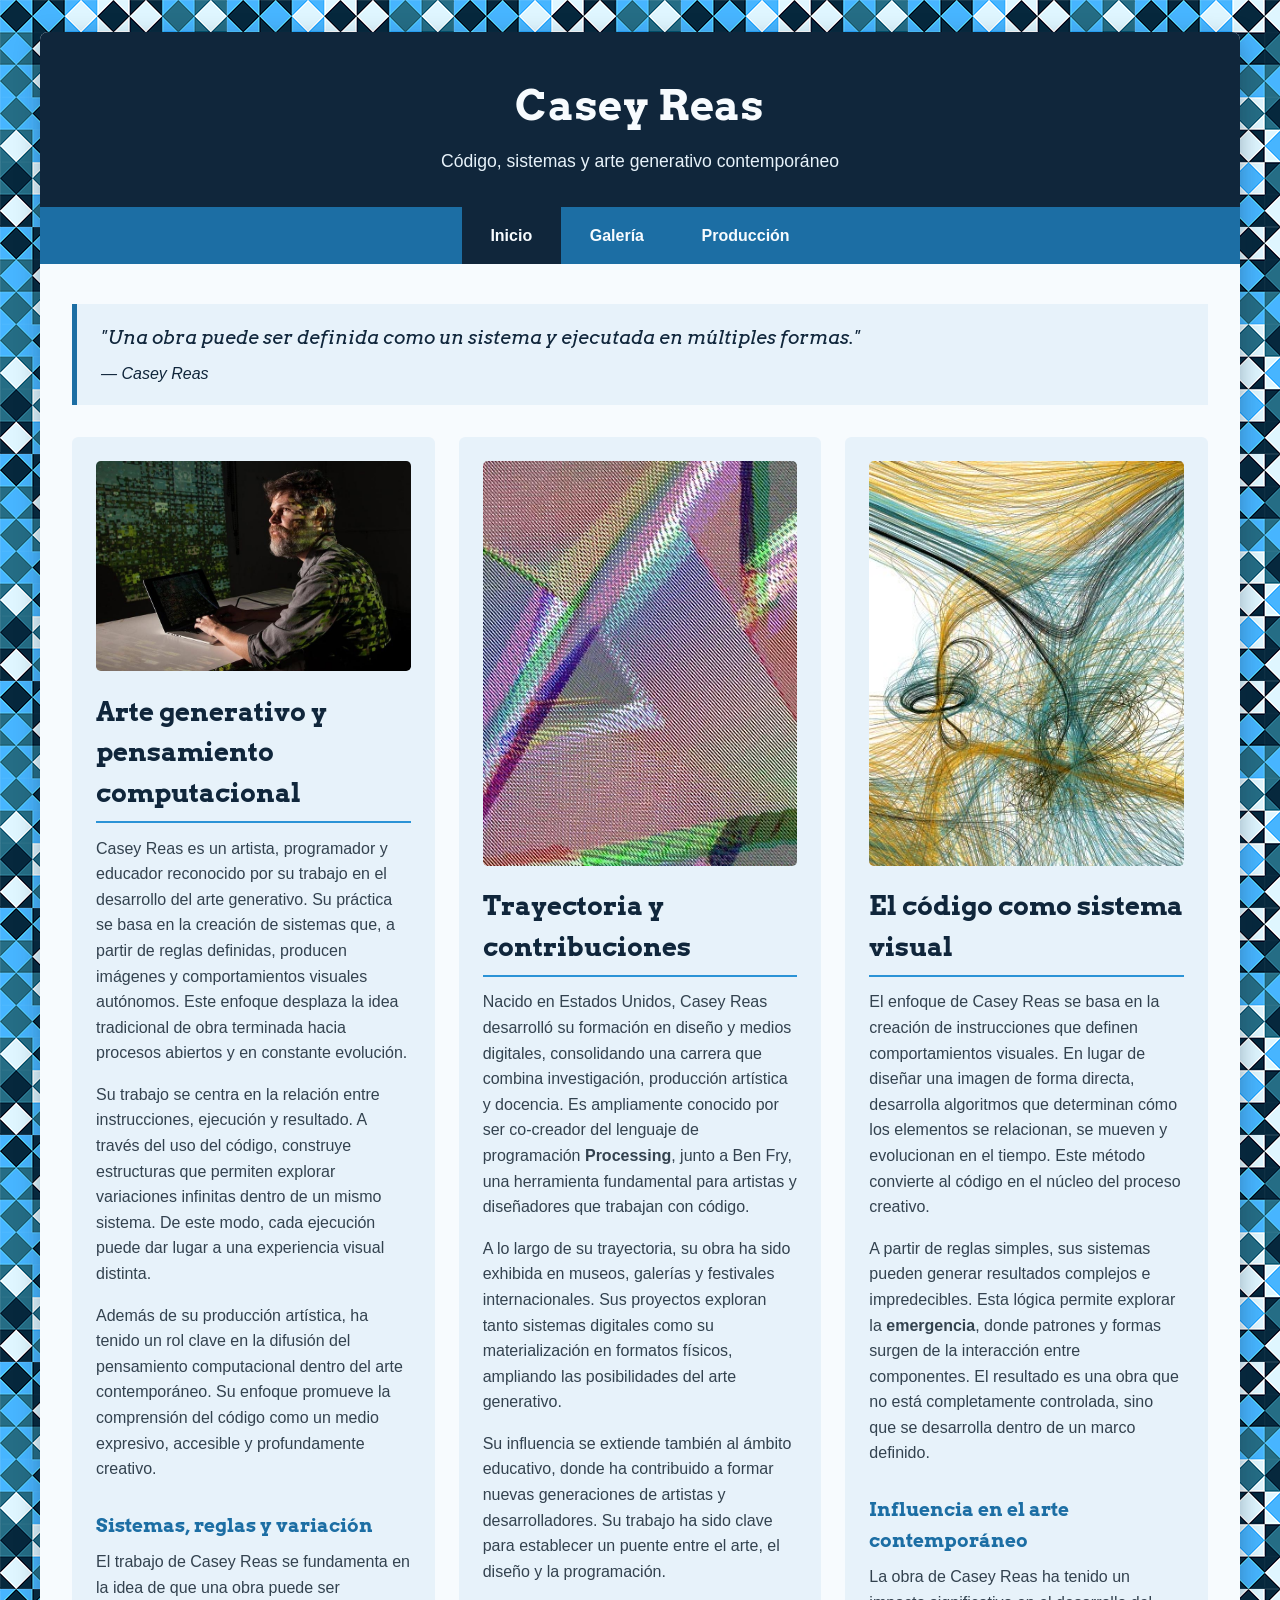
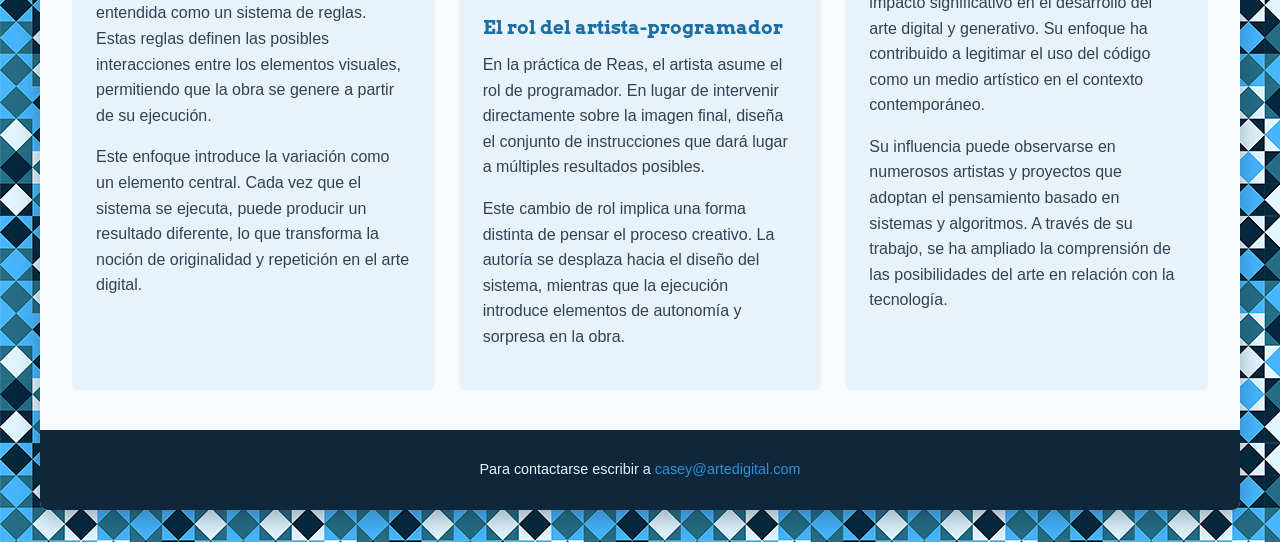
<file: index.html>
<!DOCTYPE html>
<html lang="es">

<head>
    <meta charset="UTF-8">
    <meta name="viewport" content="width=device-width, initial-scale=1.0">
    <title>Casey Reas | Inicio</title>

    <link rel="preconnect" href="https://fonts.googleapis.com">
    <link rel="preconnect" href="https://fonts.gstatic.com" crossorigin>
    <link href="https://fonts.googleapis.com/css2?family=Arvo:wght@400;700&display=swap" rel="stylesheet">

    <link rel="stylesheet" href="estilos/estilo.css">
</head>

<body>
    <div class="contenedor">

        <header>
            <h1 class="logo">Casey Reas</h1>
            <p class="subtitulo">Código, sistemas y arte generativo contemporáneo</p>
        </header>

        <nav>
            <ul>
                <li><a href="index.html" class="activo">Inicio</a></li>
                <li><a href="galeria.html">Galería</a></li>
                <li><a href="produccion.html">Producción</a></li>
            </ul>
        </nav>

        <main>

            <blockquote class="cita">
                <span class="destacado">"Una obra puede ser definida como un sistema y ejecutada en múltiples
                    formas."</span>
                — Casey Reas
            </blockquote>

            <div class="columnas">

                <section class="columna">
                    <article>
                        <img src="img/reas.jpg" alt="Casey Reas trabajando en una obra">
                        <h2>Arte generativo y pensamiento computacional</h2>
                        <p>Casey Reas es un artista, programador y educador reconocido por su trabajo en el
                            desarrollo del arte generativo. Su práctica se basa en la creación de sistemas que, a
                            partir de reglas definidas, producen imágenes y comportamientos visuales autónomos. Este
                            enfoque desplaza la idea tradicional de obra terminada hacia procesos abiertos y en
                            constante evolución.</p>
                        <p>Su trabajo se centra en la relación entre instrucciones, ejecución y resultado. A través del
                            uso del código, construye estructuras que permiten explorar variaciones infinitas dentro de
                            un mismo sistema. De este modo, cada ejecución puede dar lugar a una experiencia visual
                            distinta.</p>
                         <p>Además de su producción artística, 
                            ha tenido un rol clave en la difusión del pensamiento computacional dentro del arte contemporáneo. 
                            Su enfoque promueve la comprensión del código como un medio expresivo, accesible y profundamente creativo.
                        </p>
                    </article>

                    <article>
                        <h3>Sistemas, reglas y variación</h3>
                        <p>El trabajo de Casey Reas se fundamenta en la idea de que una obra puede ser entendida como un
                            sistema de reglas. Estas reglas definen las posibles interacciones entre los elementos
                            visuales, permitiendo que la obra se genere a partir de su ejecución.</p>
                        <p>Este enfoque introduce la variación como un elemento central. Cada vez que el sistema se
                            ejecuta, puede producir un resultado diferente, lo que transforma la noción de originalidad y
                            repetición en el arte digital.</p>
                    </article>
                </section>

                <section class="columna">
                    <article>
                        <img src="img/reas-1.jpg" alt="Obra generativa de Casey Reas">
                        <h2>Trayectoria y contribuciones</h2>
                        <p>Nacido en Estados Unidos, Casey Reas desarrolló su formación en diseño y medios digitales,
                            consolidando una carrera que combina investigación, producción artística y docencia. Es
                            ampliamente conocido por ser co-creador del lenguaje de programación <strong>Processing</strong>,
                            junto a Ben Fry, una herramienta fundamental para artistas y diseñadores que trabajan con
                            código.</p>
                        <p>A lo largo de su trayectoria, su obra ha sido exhibida en museos, galerías y festivales
                            internacionales. Sus proyectos exploran tanto sistemas digitales como su materialización en
                            formatos físicos, ampliando las posibilidades del arte generativo.</p>
                        <p>Su influencia se extiende también al ámbito educativo, donde ha contribuido a formar nuevas
                            generaciones de artistas y desarrolladores. Su trabajo ha sido clave para establecer un
                            puente entre el arte, el diseño y la programación.</p>
                    </article>

                    <article>
                        <h3>El rol del artista-programador</h3>
                        <p>En la práctica de Reas, el artista asume el rol de programador. En lugar de intervenir
                            directamente sobre la imagen final, diseña el conjunto de instrucciones que dará lugar a
                            múltiples resultados posibles.</p>
                        <p>Este cambio de rol implica una forma distinta de pensar el proceso creativo. La autoría se
                            desplaza hacia el diseño del sistema, mientras que la ejecución introduce elementos de
                            autonomía y sorpresa en la obra.</p>
                    </article>
                </section>

                <section class="columna">
                    <article>
                        <img src="img/reas-2.jpg" alt="Obra generativa de Casey Reas">
                        <h2>El código como sistema visual</h2>
                        <p>El enfoque de Casey Reas se basa en la creación de instrucciones que definen comportamientos
                            visuales. En lugar de diseñar una imagen de forma directa, desarrolla algoritmos que
                            determinan cómo los elementos se relacionan, se mueven y evolucionan en el tiempo. Este
                            método convierte al código en el núcleo del proceso creativo.</p>
                        <p>A partir de reglas simples, sus sistemas pueden generar resultados complejos e impredecibles.
                            Esta lógica permite explorar la <strong>emergencia</strong>, donde patrones y formas surgen
                            de la interacción entre componentes. El resultado es una obra que no está completamente
                            controlada, sino que se desarrolla dentro de un marco definido.</p>
                    </article>

                    <article>
                        <h3>Influencia en el arte contemporáneo</h3>
                        <p>La obra de Casey Reas ha tenido un impacto significativo en el desarrollo del arte digital y
                            generativo. Su enfoque ha contribuido a legitimar el uso del código como un medio artístico
                            en el contexto contemporáneo.</p>
                        <p>Su influencia puede observarse en numerosos artistas y proyectos que adoptan el pensamiento
                            basado en sistemas y algoritmos. A través de su trabajo, se ha ampliado la comprensión de las
                            posibilidades del arte en relación con la tecnología.</p>
                    </article>
                </section>

            </div>
        </main>

        <footer>
            <p>Para contactarse escribir a
                <a href="mailto:casey@artedigital.com">casey@artedigital.com</a>
            </p>
        </footer>

    </div>
</body>

</html>
</file>
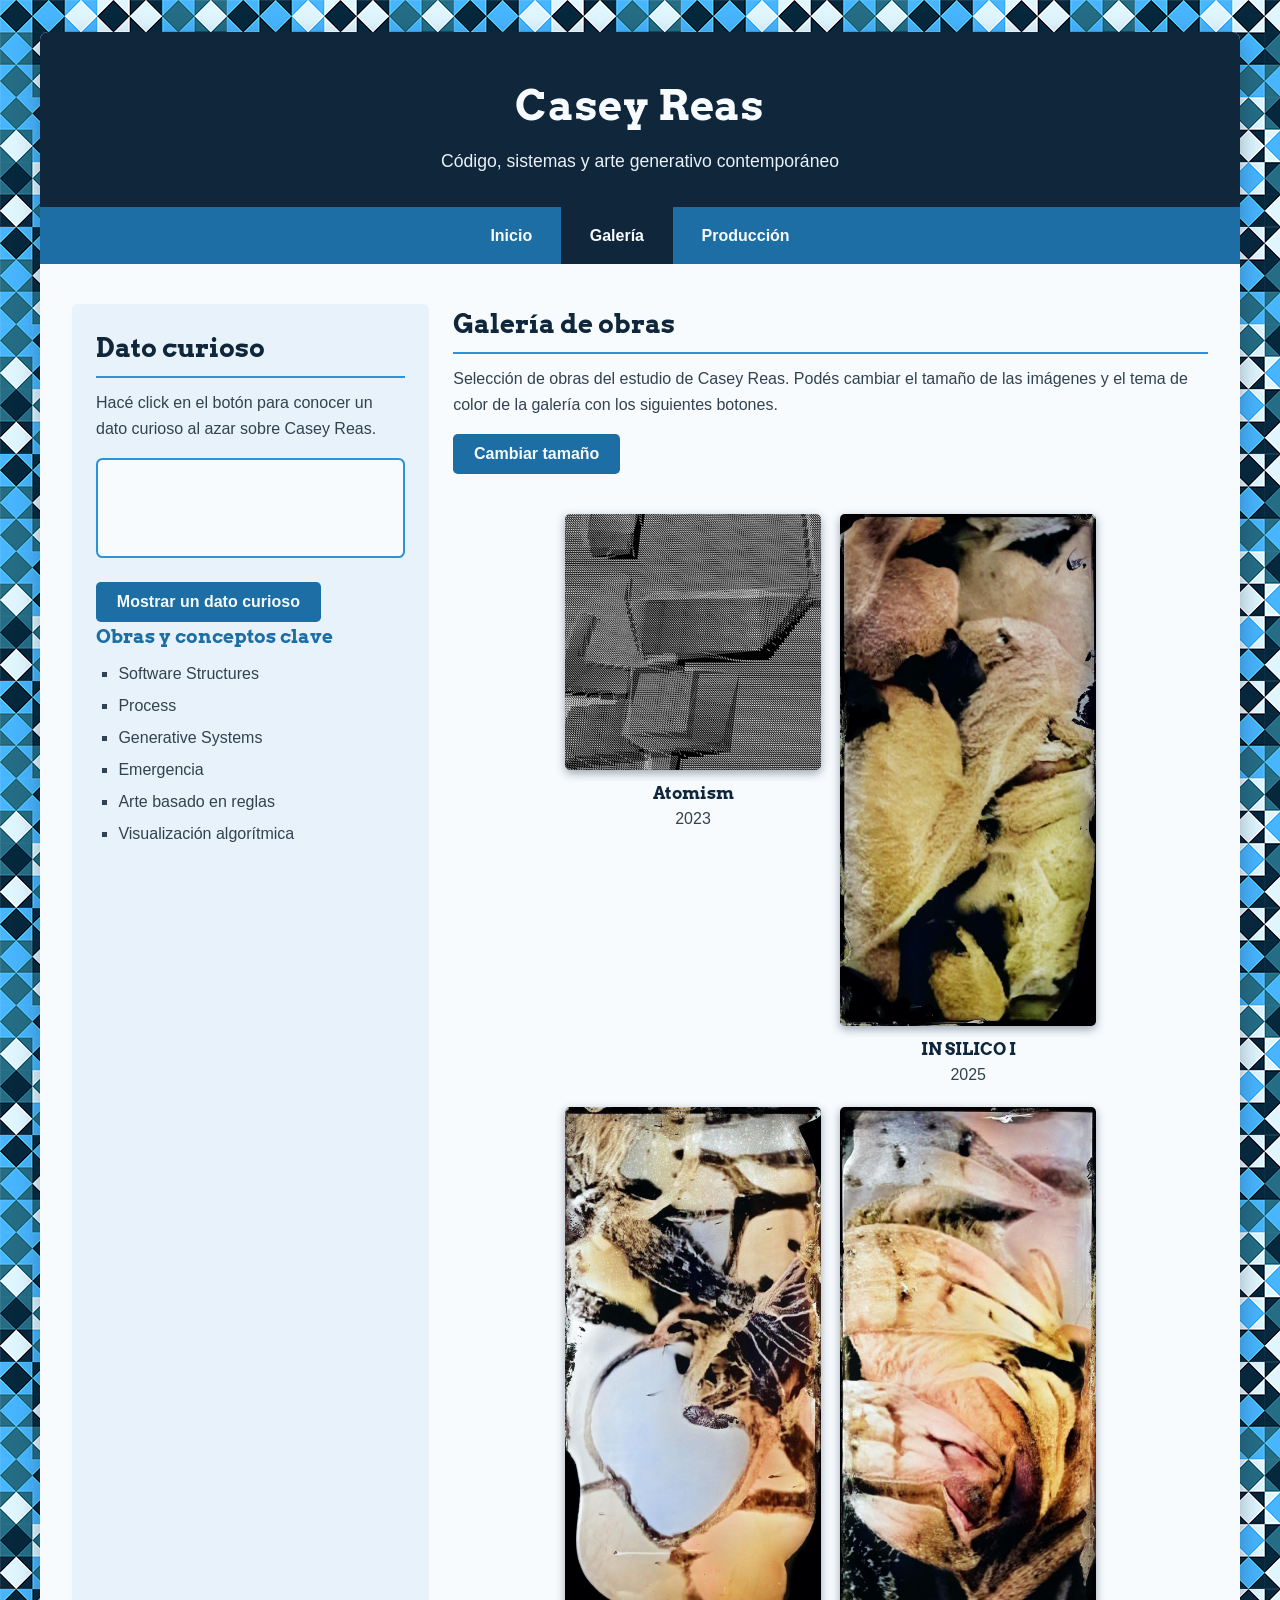
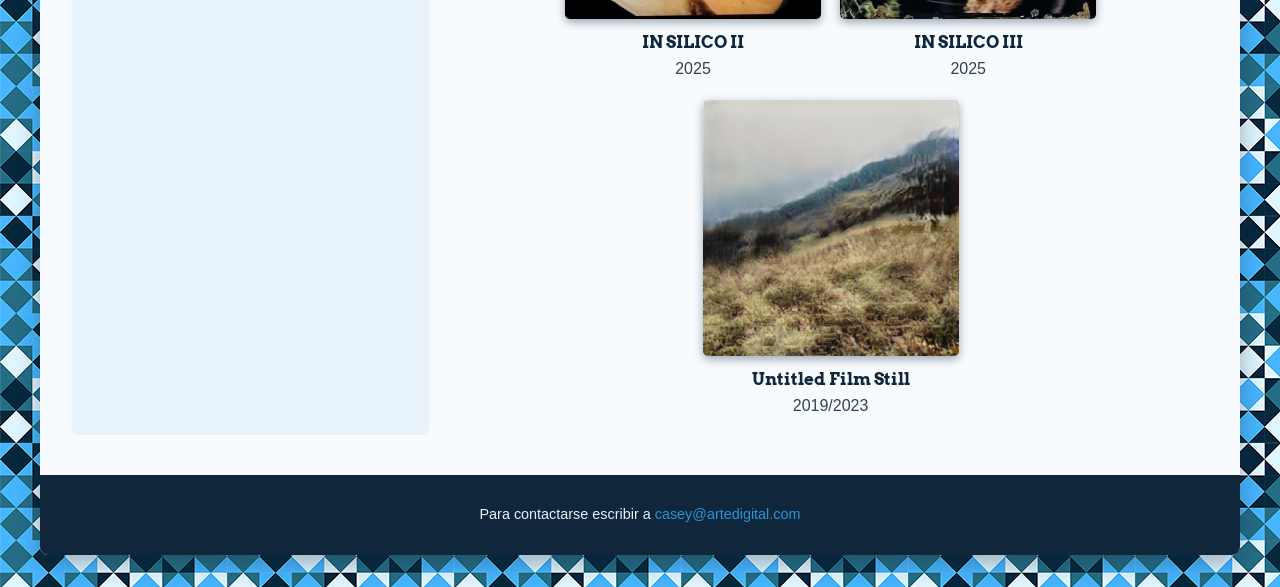
<file: galeria.html>
<!DOCTYPE html>
<html lang="es">

<head>
    <meta charset="UTF-8">
    <meta name="viewport" content="width=device-width, initial-scale=1.0">
    <title>Casey Reas | Galería</title>

    <link rel="preconnect" href="https://fonts.googleapis.com">
    <link rel="preconnect" href="https://fonts.gstatic.com" crossorigin>
    <link href="https://fonts.googleapis.com/css2?family=Arvo:wght@400;700&display=swap" rel="stylesheet">

    <link rel="stylesheet" href="estilos/estilo.css">
</head>

<body>
    <div class="contenedor">

        <header>
            <h1 class="logo">Casey Reas</h1>
            <p class="subtitulo">Código, sistemas y arte generativo contemporáneo</p>
        </header>

        <nav>
            <ul>
                <li><a href="index.html">Inicio</a></li>
                <li><a href="galeria.html" class="activo">Galería</a></li>
                <li><a href="produccion.html">Producción</a></li>
            </ul>
        </nav>

        <main>

            <div class="dos-columnas">

                <aside class="columna-angosta">
                    <section>
                        <h2>Dato curioso</h2>
                        <p>Hacé click en el botón para conocer un dato curioso al azar sobre Casey Reas.</p>
                        <div class="caja-dato">
                            <p id="dato"></p>
                        </div>
                        <button type="button" id="btnDato">Mostrar un dato curioso</button>
                    </section>

                    <section>
                        <h3>Obras y conceptos clave</h3>
                        <ul class="conceptos">
                            <li>Software Structures</li>
                            <li>Process</li>
                            <li>Generative Systems</li>
                            <li>Emergencia</li>
                            <li>Arte basado en reglas</li>
                            <li>Visualización algorítmica</li>
                        </ul>
                    </section>
                </aside>

                <section class="columna-ancha">
                    <h2>Galería de obras</h2>
                    <p>Selección de obras del estudio de Casey Reas. Podés cambiar el tamaño de las imágenes y el tema de
                        color de la galería con los siguientes botones.</p>

                    <div class="controles">
                        <button type="button" id="btnTamanio">Cambiar tamaño</button>
                    </div>

                    <!--Generación de la galeria-->
                    <div id="galeria"></div>
                </section>

            </div>
        </main>

        <footer>
            <p>Para contactarse escribir a
                <a href="mailto:casey@artedigital.com">casey@artedigital.com</a>
            </p>
        </footer>

    </div>

    <script src="js/galeria.js"></script>
</body>

</html>
</file>
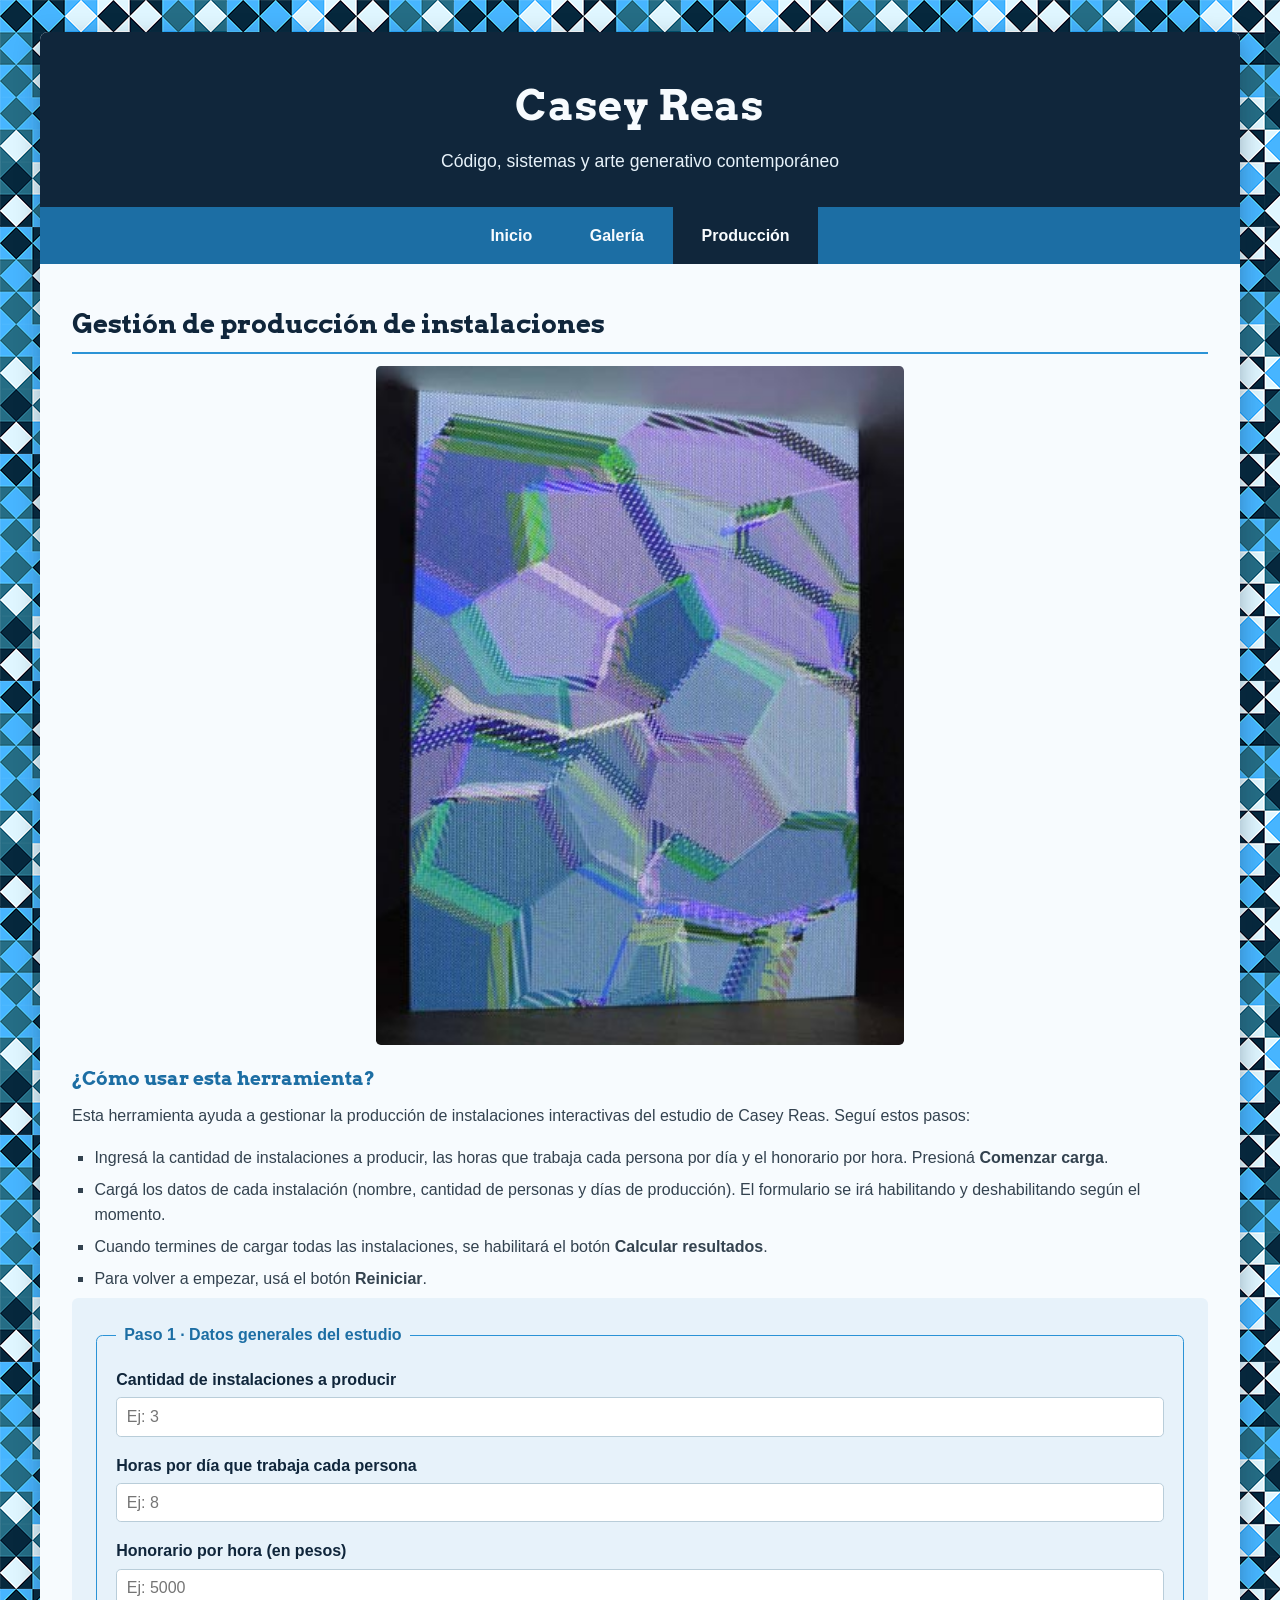
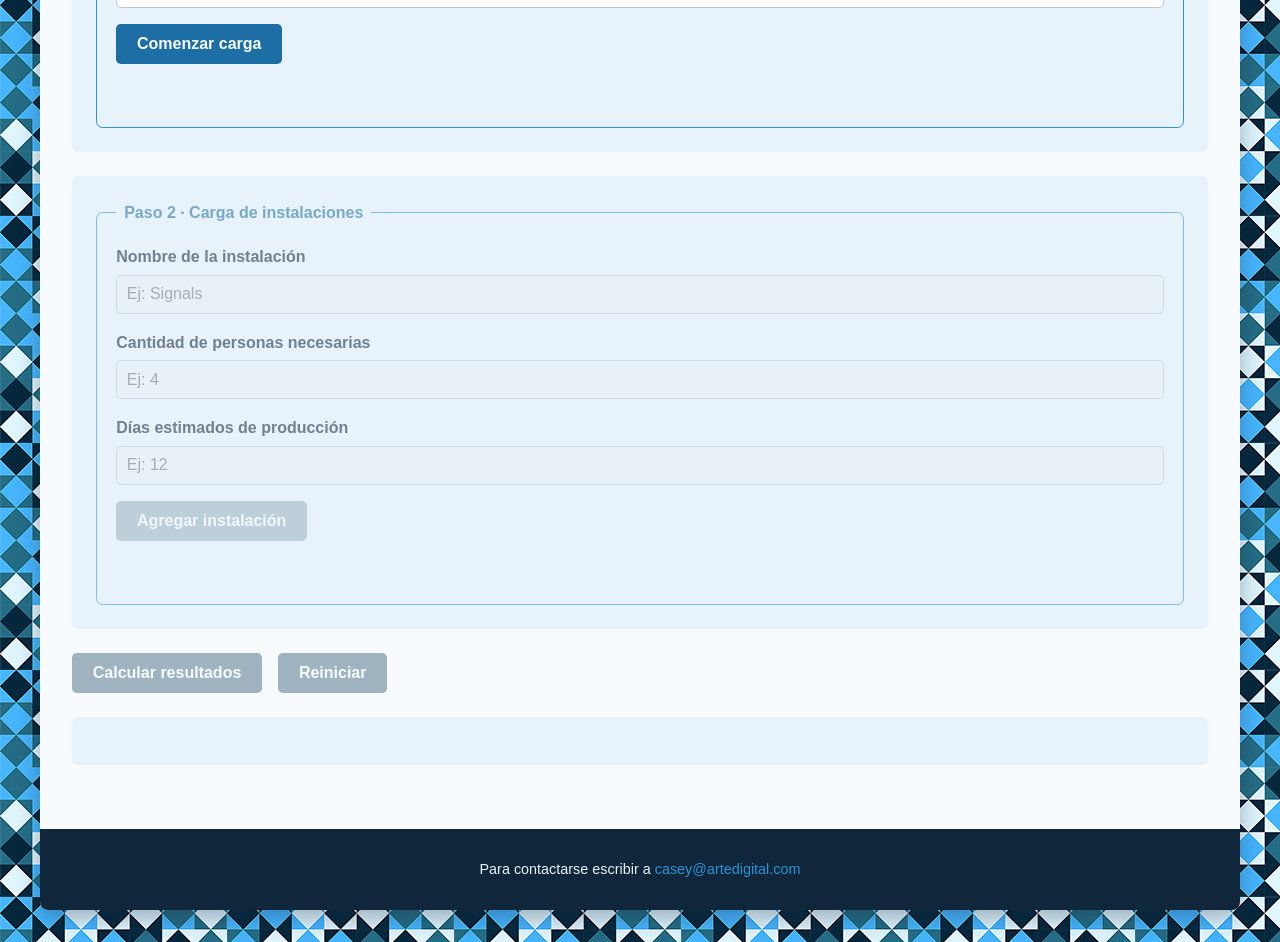
<file: produccion.html>
<!DOCTYPE html>
<html lang="es">

<head>
    <meta charset="UTF-8">
    <meta name="viewport" content="width=device-width, initial-scale=1.0">
    <title>Casey Reas | Producción de instalaciones</title>

    <link rel="preconnect" href="https://fonts.googleapis.com">
    <link rel="preconnect" href="https://fonts.gstatic.com" crossorigin>
    <link href="https://fonts.googleapis.com/css2?family=Arvo:wght@400;700&display=swap" rel="stylesheet">

    <link rel="stylesheet" href="estilos/estilo.css">
</head>

<body>
    <div class="contenedor">

        <header>
            <h1 class="logo">Casey Reas</h1>
            <p class="subtitulo">Código, sistemas y arte generativo contemporáneo</p>
        </header>

        <nav>
            <ul>
                <li><a href="index.html">Inicio</a></li>
                <li><a href="galeria.html">Galería</a></li>
                <li><a href="produccion.html" class="activo">Producción</a></li>
            </ul>
        </nav>

        <main>
            <h2>Gestión de producción de instalaciones</h2>

            <section>
                <img src="img/reas-3.jpg" alt="Obra generativa de Casey Reas" class="foto-intro">
                <h3>¿Cómo usar esta herramienta?</h3>
                <p>Esta herramienta ayuda a gestionar la producción de instalaciones interactivas del estudio de Casey
                    Reas. Seguí estos pasos:</p>
                <ol class="conceptos">
                    <li>Ingresá la cantidad de instalaciones a producir, las horas que trabaja cada persona por día y el
                        honorario por hora. Presioná <strong>Comenzar carga</strong>.</li>
                    <li>Cargá los datos de cada instalación (nombre, cantidad de personas y días de producción). El
                        formulario se irá habilitando y deshabilitando según el momento.</li>
                    <li>Cuando termines de cargar todas las instalaciones, se habilitará el botón
                        <strong>Calcular resultados</strong>.</li>
                    <li>Para volver a empezar, usá el botón <strong>Reiniciar</strong>.</li>
                </ol>
            </section>

            <form id="formConfig">
                <fieldset id="fieldConfig">
                    <legend>Paso 1 · Datos generales del estudio</legend>

                    <div class="campo">
                        <label for="cantidadInstalaciones">Cantidad de instalaciones a producir</label>
                        <input type="number" name="cantidadInstalaciones" id="cantidadInstalaciones"
                            placeholder="Ej: 3">
                    </div>

                    <div class="campo">
                        <label for="horasPorDia">Horas por día que trabaja cada persona</label>
                        <input type="number" name="horasPorDia" id="horasPorDia" placeholder="Ej: 8">
                    </div>

                    <div class="campo">
                        <label for="honorarioPorHora">Honorario por hora (en pesos)</label>
                        <input type="number" name="honorarioPorHora" id="honorarioPorHora"
                            placeholder="Ej: 5000">
                    </div>

                    <button type="submit">Comenzar carga</button>
                    <p class="error" id="msjConfig"></p>
                </fieldset>
            </form>

            <form id="formInstalacion">
                <fieldset id="fieldInstalacion" disabled>
                    <legend>Paso 2 · Carga de instalaciones</legend>

                    <div class="campo">
                        <label for="nombreInstalacion">Nombre de la instalación</label>
                        <input type="text" name="nombreInstalacion" id="nombreInstalacion" placeholder="Ej: Signals">
                    </div>

                    <div class="campo">
                        <label for="personas">Cantidad de personas necesarias</label>
                        <input type="number" name="personas" id="personas" placeholder="Ej: 4">
                    </div>

                    <div class="campo">
                        <label for="dias">Días estimados de producción</label>
                        <input type="number" name="dias" id="dias" placeholder="Ej: 12">
                    </div>

                    <button type="submit">Agregar instalación</button>
                    <p class="error" id="msjInstalacion"></p>
                    <p class="progreso" id="progresoCarga"></p>
                </fieldset>
            </form>

            <div class="acciones">
                <button type="button" id="btnCalcular" disabled>Calcular resultados</button>
                <button type="button" id="btnReiniciar" disabled>Reiniciar</button>
            </div>

            <!-- Mostrar resultados -->
            <div id="resultados"></div>

        </main>

        <footer>
            <p>Para contactarse escribir a
                <a href="mailto:casey@artedigital.com">casey@artedigital.com</a>
            </p>
        </footer>

    </div>

    <script src="js/produccion.js"></script>
</body>

</html>
</file>
<file: estilos/estilo.css>
* {
    margin: 0;
    padding: 0;
    box-sizing: border-box;
}

body {
    background-image: url("../img/fondo.png");
    background-repeat: repeat;
    font-family: Arial, Helvetica, sans-serif;
    color: #10263b;
    line-height: 1.6;
    min-height: 100vh;
    padding: 2rem 1rem;
    display: flex;
    flex-direction: column;
    align-items: center;
}

.contenedor {
    width: 100%;
    max-width: 75rem;
    background-color: #f7fbfe;
    border-radius: 0.5rem;
    overflow: hidden;
    box-shadow: 0 0.5rem 1.5rem rgba(16, 38, 59, 0.35);
}

h1,
h2,
h3,
.destacado,
.logo,
figcaption strong {
    font-family: "Arvo", serif;
    color: #10263b;
}

header {
    background-color: #10263b;
    color: #f7fbfe;
    padding: 2.5rem 2rem 2rem 2rem;
    text-align: center;
}

header h1,
.logo {
    color: #f7fbfe;
    font-size: 2.6rem;
    letter-spacing: 0.05rem;
}

header .subtitulo {
    color: #e7f2fa;
    font-size: 1.1rem;
    margin-top: 0.5rem;
}

/*Nav*/
nav {
    background-color: #1c6ea4;
}

nav ul {
    list-style: none;
    display: flex;
    flex-wrap: wrap;
    justify-content: center;
}

nav li {
    width: auto;
}

/* estados de los links del menú */
nav a {
    display: block;
    color: #f7fbfe;
    text-decoration: none;
    padding: 1rem 1.8rem;
    font-weight: bold;
    transition: background-color 0.2s ease;
}

nav a:link,
nav a:visited {
    color: #f7fbfe;
}

nav a:hover {
    background-color: #2b93d6;
}

nav a:active {
    background-color: #10263b;
}

/* link de la página actual */
nav a.activo {
    background-color: #10263b;
}

/* contenido */
main {
    padding: 2.5rem 2rem;
}

main h2 {
    font-size: 1.6rem;
    margin-bottom: 0.8rem;
    border-bottom: 0.15rem solid #2b93d6;
    padding-bottom: 0.4rem;
}

main h3 {
    font-size: 1.2rem;
    color: #1c6ea4;
    margin-bottom: 0.5rem;
}

main p {
    margin-bottom: 1rem;
    color: #33424f;
}

.foto-intro {
    width: 33rem;
    max-width: 100%;
    height: auto;
    border-radius: 0.3rem;
    display: block;
    margin: 0 auto 1.2rem auto;
}

.cita {
    background-color: #e7f2fa;
    border-left: 0.35rem solid #1c6ea4;
    padding: 1.2rem 1.5rem;
    margin-bottom: 2rem;
    font-style: italic;
}

.cita .destacado {
    font-size: 1.2rem;
    display: block;
    margin-bottom: 0.4rem;
}

/* 3 cols*/
.columnas {
    display: flex;
    flex-wrap: wrap;
    gap: 1.5rem;
}

.columna {
    flex: 1 1 30%;
    background-color: #e7f2fa;
    border-radius: 0.4rem;
    padding: 1.5rem;
}

.columna article {
    margin-bottom: 1.8rem;
}

.columna article:last-child {
    margin-bottom: 0;
}

.columna img {
    width: 100%;
    border-radius: 0.3rem;
    margin-bottom: 0.8rem;
}

/* 2 cols  */
.dos-columnas {
    display: flex;
    flex-wrap: wrap;
    gap: 1.5rem;
}

.columna-angosta {
    flex: 2 2 25%;
    background-color: #e7f2fa;
    border-radius: 0.4rem;
    padding: 1.5rem;
}

.columna-ancha {
    flex: 2 1 60%;
}

.caja-dato {
    background-color: #f7fbfe;
    border: 0.15rem solid #2b93d6;
    border-radius: 0.4rem;
    padding: 1rem;
    margin-bottom: 1.5rem;
}

#dato {
    color: #10263b;
    font-style: italic;
    min-height: 3rem;
}

.conceptos {
    list-style: square;
    padding-left: 1.4rem;
    color: #33424f;
}

.conceptos li {
    margin-bottom: 0.4rem;
}

/* galeria */
.controles {
    margin-bottom: 1.5rem;
    display: flex;
    flex-wrap: wrap;
    gap: 0.8rem;
}

#galeria {
    display: flex;
    flex-wrap: wrap;
    gap: 1.2rem;
    justify-content: center;
    padding: 1rem;
    border-radius: 0.4rem;
    transition: background-color 0.3s ease;
}

.obra {
    text-align: center;
}

.obra img {
    width: 16rem;
    max-width: 100%;
    height: auto;
    border-radius: 0.3rem;
    display: block;
    box-shadow: 0 0.2rem 0.6rem rgba(16, 38, 59, 0.4);
    transition: width 0.3s ease;
}

.obra figcaption {
    margin-top: 0.6rem;
    color: #33424f; 
}

.obra figcaption strong {
    font-size: 1.05rem;
}

/* btns */
button {
    font-family: Arial, Helvetica, sans-serif;
    background-color: #1c6ea4;
    color: #f7fbfe;
    border: none;
    border-radius: 0.3rem;
    padding: 0.7rem 1.3rem;
    font-size: 1rem;
    font-weight: bold;
    cursor: pointer;
    transition: background-color 0.2s ease;
}

button:hover {
    background-color: #2b93d6;
}

button:disabled {
    background-color: #9fb3c0;
    cursor: not-allowed;
}

form {
    background-color: #e7f2fa;
    border-radius: 0.4rem;
    padding: 1.5rem;
    margin-bottom: 1.5rem;
}

fieldset {
    border: 0.12rem solid #2b93d6;
    border-radius: 0.4rem;
    padding: 1.2rem;
}

fieldset:disabled {
    opacity: 0.55;
}

legend {
    font-weight: bold;
    color: #1c6ea4;
    padding: 0 0.5rem;
}

.campo {
    margin-bottom: 1rem;
}

.campo label {
    display: block;
    margin-bottom: 0.3rem;
    font-weight: bold;
    color: #10263b;
}

.campo input {
    width: 100%;
    padding: 0.6rem;
    border: 0.1rem solid #b9cdd9;
    border-radius: 0.3rem;
    font-size: 1rem;
}

/* mensajes de error de validación */
.error {
    color: #b3261e;
    font-weight: bold;
    min-height: 1.2rem;
    margin-top: 0.5rem;
}

/* mensaje de progreso de la carga */
.progreso {
    color: #1c6ea4;
    font-weight: bold;
    margin-top: 0.8rem;
}

/* ejercicio */
#resultados {
    background-color: #e7f2fa;
    border-radius: 0.4rem;
    padding: 1.5rem;
    margin-bottom: 1.5rem;
}

#resultados h3 {
    margin-top: 1rem;
}

#resultados .valor {
    color: #10263b;
    font-weight: bold;
}

.acciones {
    display: flex;
    flex-wrap: wrap;
    gap: 1rem;
    margin-bottom: 1.5rem;
}

footer {
    background-color: #10263b;
    color: #e7f2fa;
    padding: 1.8rem 2rem;
    text-align: center;
    font-size: 0.9rem;
}

footer a {
    color: #2b93d6;
    text-decoration: none;
}

footer a:hover {
    text-decoration: underline;
}

footer .nota {
    display: block;
    margin-top: 0.6rem;
    font-size: 0.8rem;
    color: #9fb3c0;
}
/*
@media (max-width: 48rem) {

    .columna,
    .columna-angosta,
    .columna-ancha {
        flex: 1 1 100%;    
    }

    header h1,
    .logo {
        font-size: 2rem;
    }
}
*/
</file>
